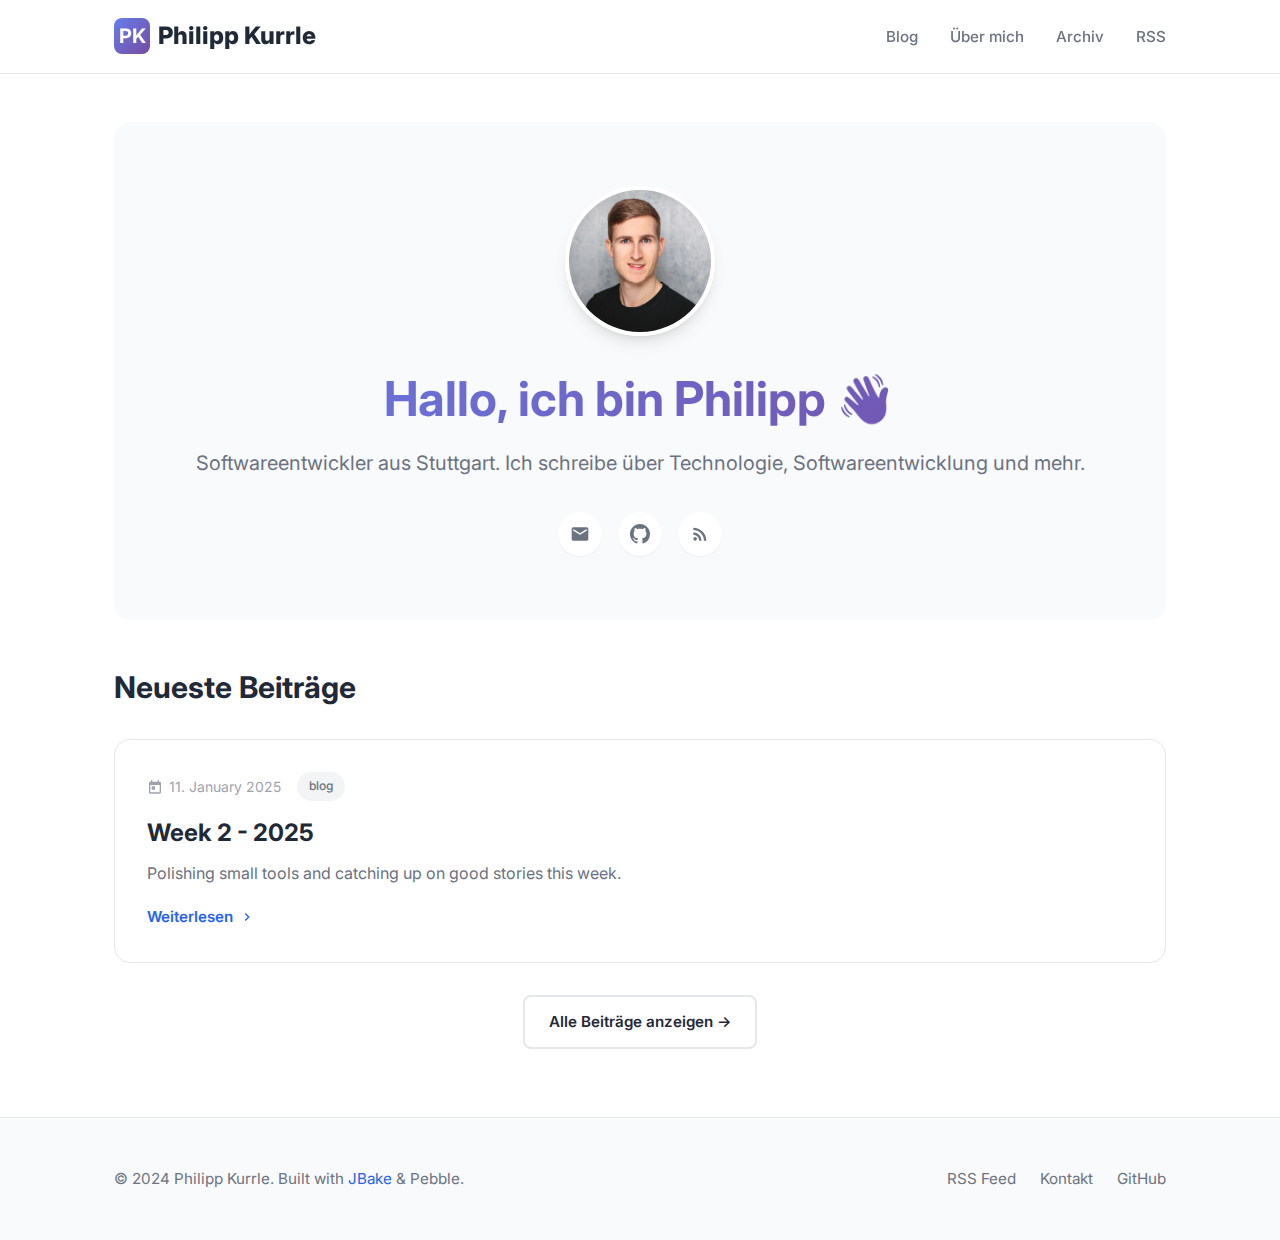
<file: output/index.html>
<!DOCTYPE html>
<html lang="de">
<head>
  <meta charset="utf-8">
  <meta name="viewport" content="width=device-width, initial-scale=1.0">
  <title>Philipp Kurrle</title>
  <meta name="description" content="Personal Blog von Philipp Kurrle - Softwareentwickler aus Stuttgart">
  <meta name="author" content="Philipp Kurrle">
  <meta name="generator" content="JBake">
  
  <!-- Fonts -->
  <link rel="preconnect" href="https://fonts.googleapis.com">
  <link rel="preconnect" href="https://fonts.gstatic.com" crossorigin>
  <link href="https://fonts.googleapis.com/css2?family=Inter:wght@400;500;600;700;800&family=Fira+Code:wght@400;500&display=swap" rel="stylesheet">
  
  <!-- Styles -->
  <link href="css/modern.css" rel="stylesheet">
  
  <!-- Favicon -->
  <link rel="shortcut icon" href="favicon.ico">
  
  <!-- RSS Feed -->
  <link rel="alternate" type="application/rss+xml" title="RSS Feed" href="feed.xml">
</head>
<body>
  <!-- Navigation -->
  <nav class="navbar">
    <div class="container">
      <a href="index.html" class="navbar-brand">
        <span class="logo-icon">PK</span>
        Philipp Kurrle
      </a>
      
      <button class="menu-toggle" onclick="toggleMenu()" aria-label="Toggle menu">
        <span></span>
        <span></span>
        <span></span>
      </button>
      
      <ul class="nav-links" id="navLinks">
        <li><a href="index.html">Blog</a></li>
        <li><a href="about.html">Über mich</a></li>
        <li><a href="archive.html">Archiv</a></li>
        <li><a href="feed.xml">RSS</a></li>
      </ul>
    </div>
  </nav>

  <main>
    <div class="container">
      <!-- Hero Section -->
      <section class="hero">
        <img src="about/philipp.jpg" alt="Philipp Kurrle" class="hero-image">
        <h1>Hallo, ich bin Philipp 👋</h1>
        <p class="subtitle">Softwareentwickler aus Stuttgart. Ich schreibe über Technologie, Softwareentwicklung und mehr.</p>
        <div class="social-links">
          <a href="mailto:philippk@mailbox.org" title="Email">
            <svg width="20" height="20" fill="currentColor" viewBox="0 0 24 24"><path d="M20 4H4c-1.1 0-2 .9-2 2v12c0 1.1.9 2 2 2h16c1.1 0 2-.9 2-2V6c0-1.1-.9-2-2-2zm0 4l-8 5-8-5V6l8 5 8-5v2z"/></svg>
          </a>
          <a href="https://github.com/philippkurrle" target="_blank" rel="noopener" title="GitHub">
            <svg width="20" height="20" fill="currentColor" viewBox="0 0 24 24"><path d="M12 0C5.37 0 0 5.37 0 12c0 5.31 3.435 9.795 8.205 11.385.6.105.825-.255.825-.57 0-.285-.015-1.23-.015-2.235-3.015.555-3.795-.735-4.035-1.41-.135-.345-.72-1.41-1.23-1.695-.42-.225-1.02-.78-.015-.795.945-.015 1.62.87 1.845 1.23 1.08 1.815 2.805 1.305 3.495.99.105-.78.42-1.305.765-1.605-2.67-.3-5.46-1.335-5.46-5.925 0-1.305.465-2.385 1.23-3.225-.12-.3-.54-1.53.12-3.18 0 0 1.005-.315 3.3 1.23.96-.27 1.98-.405 3-.405s2.04.135 3 .405c2.295-1.56 3.3-1.23 3.3-1.23.66 1.65.24 2.88.12 3.18.765.84 1.23 1.905 1.23 3.225 0 4.605-2.805 5.625-5.475 5.925.435.375.81 1.095.81 2.22 0 1.605-.015 2.895-.015 3.3 0 .315.225.69.825.57A12.02 12.02 0 0024 12c0-6.63-5.37-12-12-12z"/></svg>
          </a>
          <a href="feed.xml" title="RSS Feed">
            <svg width="20" height="20" fill="currentColor" viewBox="0 0 24 24"><path d="M6.18 15.64a2.18 2.18 0 0 1 2.18 2.18C8.36 19 7.38 20 6.18 20C5 20 4 19 4 17.82a2.18 2.18 0 0 1 2.18-2.18M4 4.44A15.56 15.56 0 0 1 19.56 20h-2.83A12.73 12.73 0 0 0 4 7.27V4.44m0 5.66a9.9 9.9 0 0 1 9.9 9.9h-2.83A7.07 7.07 0 0 0 4 12.93V10.1z"/></svg>
          </a>
        </div>
      </section>

      <!-- Blog Posts -->
      <section>
        <h2 class="mb-4">Neueste Beiträge</h2>
        <div class="posts-grid">
                                    <article class="post-card">
                <div class="post-meta">
                  <span class="post-date">
                    <svg width="16" height="16" fill="currentColor" viewBox="0 0 24 24"><path d="M19 4h-1V2h-2v2H8V2H6v2H5c-1.11 0-2 .9-2 2v14c0 1.1.89 2 2 2h14c1.1 0 2-.9 2-2V6c0-1.1-.9-2-2-2zm0 16H5V9h14v11zM7 11h5v5H7z"/></svg>
                    11. January 2025                  </span>
                                      <div class="post-tags">
                                              <span class="tag">blog</span>
                                          </div>
                                  </div>
                <h2><a href="blog/2025/KW2.html">Week 2 - 2025</a></h2>
                                  <p class="post-excerpt">Polishing small tools and catching up on good stories this week.</p>
                                <a href="blog/2025/KW2.html" class="read-more">
                  Weiterlesen 
                  <svg width="16" height="16" fill="currentColor" viewBox="0 0 24 24"><path d="M8.59 16.59L13.17 12 8.59 7.41 10 6l6 6-6 6-1.41-1.41z"/></svg>
                </a>
              </article>
                              </div>
      </section>

      <p class="text-center mt-4">
        <a href="archive.html" class="btn btn-outline">Alle Beiträge anzeigen →</a>
      </p>
    </div>

  </main>

  <!-- Footer -->
  <footer>
    <div class="container">
      <div class="footer-content">
        <p>&copy; 2024 Philipp Kurrle. Built with <a href="http://jbake.org">JBake</a> &amp; Pebble.</p>
        <div class="footer-links">
          <a href="feed.xml">RSS Feed</a>
          <a href="mailto:philippk@mailbox.org">Kontakt</a>
          <a href="https://github.com/philippkurrle" target="_blank" rel="noopener">GitHub</a>
        </div>
      </div>
    </div>
  </footer>

  <!-- Mobile Menu Script -->
  <script>
    function toggleMenu() {
      document.getElementById('navLinks').classList.toggle('active');
    }
  </script>
</body>
</html>
  </body>
</html>
</file>
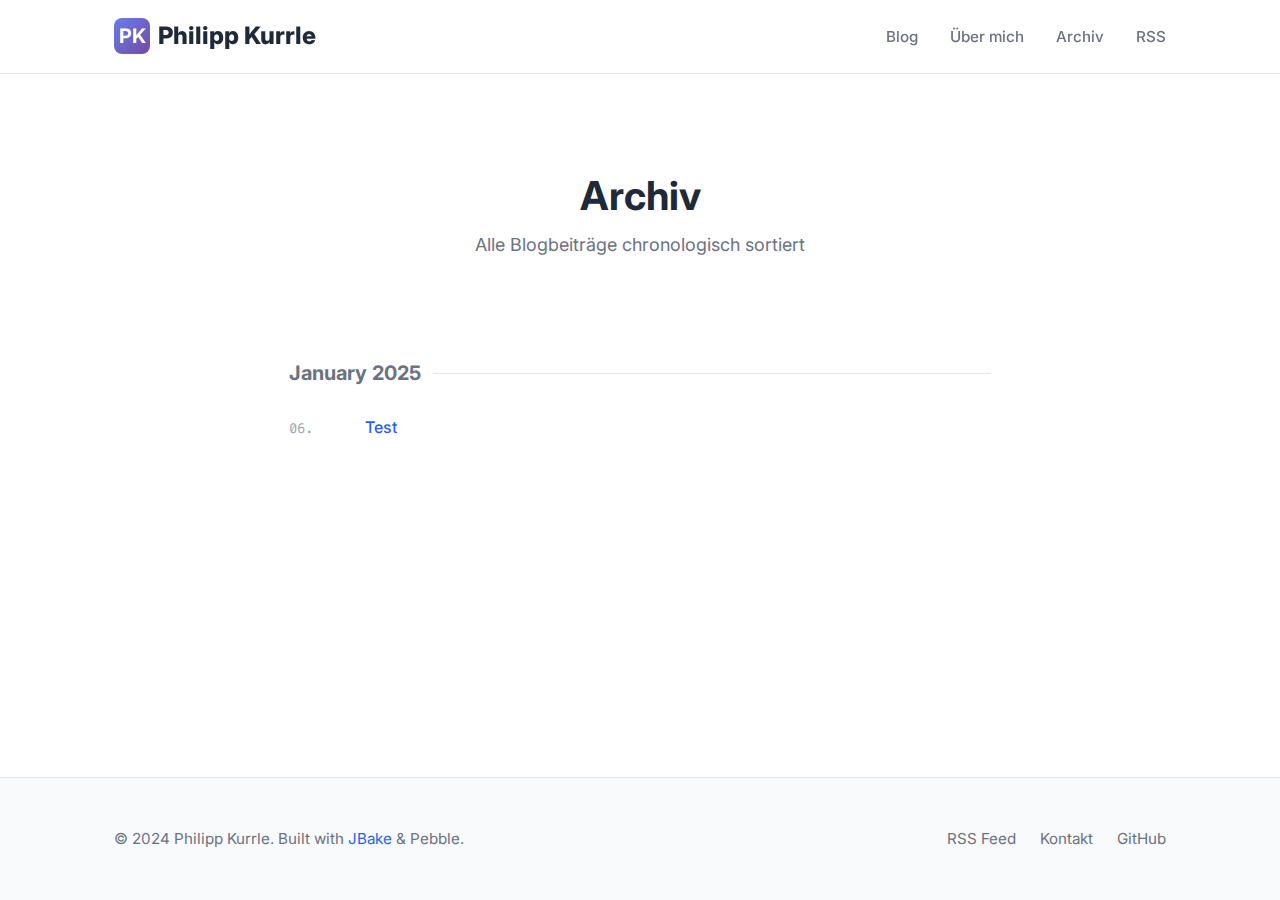
<file: output/archive.html>
<!DOCTYPE html>
<html lang="de">
<head>
  <meta charset="utf-8">
  <meta name="viewport" content="width=device-width, initial-scale=1.0">
  <title>Philipp Kurrle</title>
  <meta name="description" content="Personal Blog von Philipp Kurrle - Softwareentwickler aus Stuttgart">
  <meta name="author" content="Philipp Kurrle">
  <meta name="generator" content="JBake">
  
  <!-- Fonts -->
  <link rel="preconnect" href="https://fonts.googleapis.com">
  <link rel="preconnect" href="https://fonts.gstatic.com" crossorigin>
  <link href="https://fonts.googleapis.com/css2?family=Inter:wght@400;500;600;700;800&family=Fira+Code:wght@400;500&display=swap" rel="stylesheet">
  
  <!-- Styles -->
  <link href="css/modern.css" rel="stylesheet">
  
  <!-- Favicon -->
  <link rel="shortcut icon" href="favicon.ico">
  
  <!-- RSS Feed -->
  <link rel="alternate" type="application/rss+xml" title="RSS Feed" href="feed.xml">
</head>
<body>
  <!-- Navigation -->
  <nav class="navbar">
    <div class="container">
      <a href="index.html" class="navbar-brand">
        <span class="logo-icon">PK</span>
        Philipp Kurrle
      </a>
      
      <button class="menu-toggle" onclick="toggleMenu()" aria-label="Toggle menu">
        <span></span>
        <span></span>
        <span></span>
      </button>
      
      <ul class="nav-links" id="navLinks">
        <li><a href="index.html">Blog</a></li>
        <li><a href="about.html">Über mich</a></li>
        <li><a href="archive.html">Archiv</a></li>
        <li><a href="feed.xml">RSS</a></li>
      </ul>
    </div>
  </nav>

  <main>
    <div class="container-narrow">
      <header class="page-header">
        <h1>Archiv</h1>
        <p class="description">Alle Blogbeiträge chronologisch sortiert</p>
      </header>

                            
                            <section class="archive-section">
            <h2>January 2025</h2>
            <ul class="archive-list">
                
        <li>
          <span class="date">06.</span>
          <a href="blog/2013/second-post.html">Test</a>
        </li>
        
                    
                  </ul>
          </section>
          </div>

  </main>

  <!-- Footer -->
  <footer>
    <div class="container">
      <div class="footer-content">
        <p>&copy; 2024 Philipp Kurrle. Built with <a href="http://jbake.org">JBake</a> &amp; Pebble.</p>
        <div class="footer-links">
          <a href="feed.xml">RSS Feed</a>
          <a href="mailto:philippk@mailbox.org">Kontakt</a>
          <a href="https://github.com/philippkurrle" target="_blank" rel="noopener">GitHub</a>
        </div>
      </div>
    </div>
  </footer>

  <!-- Mobile Menu Script -->
  <script>
    function toggleMenu() {
      document.getElementById('navLinks').classList.toggle('active');
    }
  </script>
</body>
</html>
  </body>
</html>
</file>
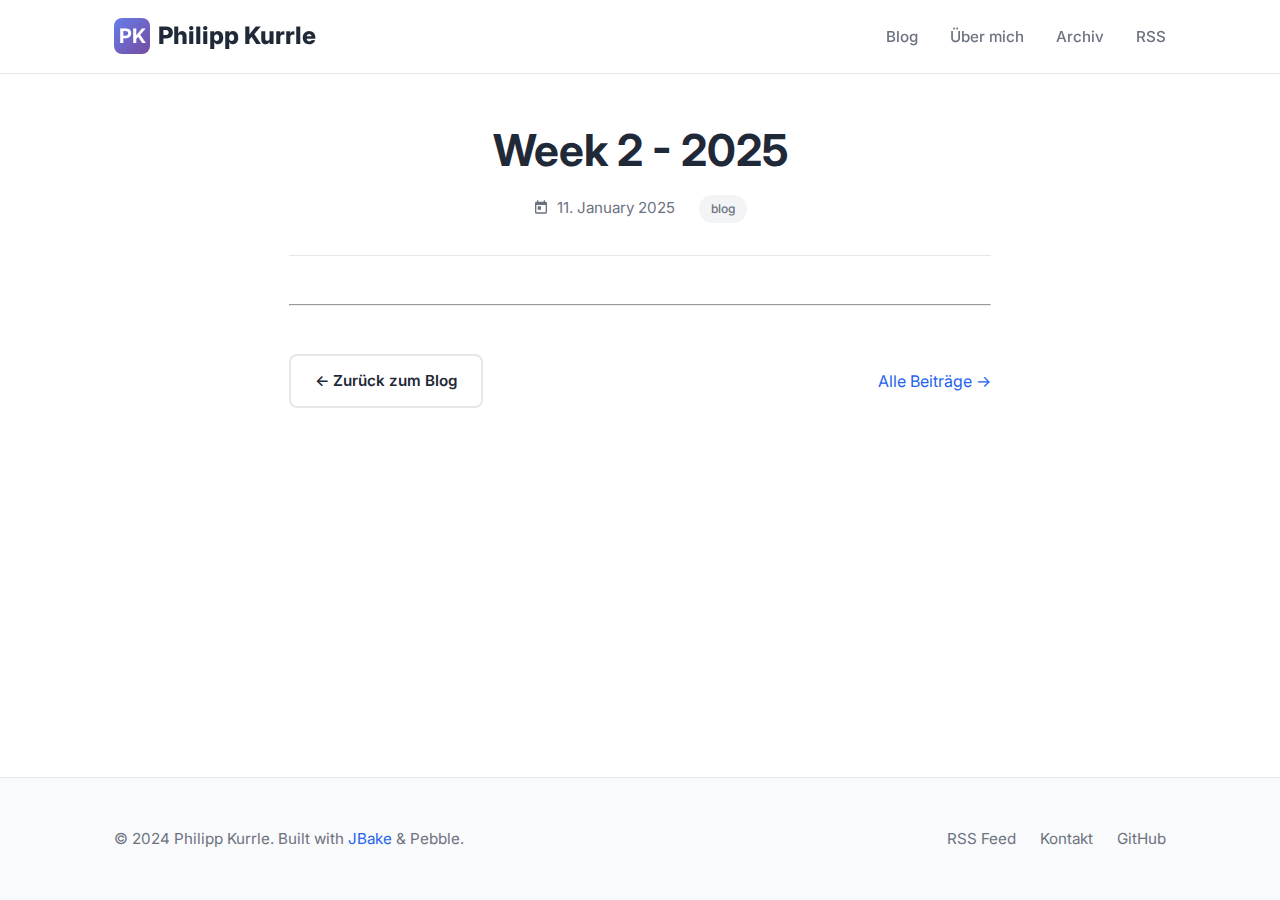
<file: output/drafts/KW3.html>
<!DOCTYPE html>
<html lang="de">
<head>
  <meta charset="utf-8">
  <meta name="viewport" content="width=device-width, initial-scale=1.0">
  <title>Week 2 - 2025</title>
  <meta name="description" content="Personal Blog von Philipp Kurrle - Softwareentwickler aus Stuttgart">
  <meta name="author" content="Philipp Kurrle">
  <meta name="generator" content="JBake">
  
  <!-- Fonts -->
  <link rel="preconnect" href="https://fonts.googleapis.com">
  <link rel="preconnect" href="https://fonts.gstatic.com" crossorigin>
  <link href="https://fonts.googleapis.com/css2?family=Inter:wght@400;500;600;700;800&family=Fira+Code:wght@400;500&display=swap" rel="stylesheet">
  
  <!-- Styles -->
  <link href="../css/modern.css" rel="stylesheet">
  
  <!-- Favicon -->
  <link rel="shortcut icon" href="../favicon.ico">
  
  <!-- RSS Feed -->
  <link rel="alternate" type="application/rss+xml" title="RSS Feed" href="../feed.xml">
</head>
<body>
  <!-- Navigation -->
  <nav class="navbar">
    <div class="container">
      <a href="../index.html" class="navbar-brand">
        <span class="logo-icon">PK</span>
        Philipp Kurrle
      </a>
      
      <button class="menu-toggle" onclick="toggleMenu()" aria-label="Toggle menu">
        <span></span>
        <span></span>
        <span></span>
      </button>
      
      <ul class="nav-links" id="navLinks">
        <li><a href="../index.html">Blog</a></li>
        <li><a href="../about.html">Über mich</a></li>
        <li><a href="../archive.html">Archiv</a></li>
        <li><a href="../feed.xml">RSS</a></li>
      </ul>
    </div>
  </nav>

  <main>
    <article class="container-narrow">
      <!-- Post Header -->
      <header class="post-header">
        <h1>Week 2 - 2025</h1>
        <div class="post-meta">
          <span>
            <svg width="16" height="16" fill="currentColor" viewBox="0 0 24 24" style="vertical-align: -2px; margin-right: 4px;"><path d="M19 4h-1V2h-2v2H8V2H6v2H5c-1.11 0-2 .9-2 2v14c0 1.1.89 2 2 2h14c1.1 0 2-.9 2-2V6c0-1.1-.9-2-2-2zm0 16H5V9h14v11zM7 11h5v5H7z"/></svg>
            11. January 2025          </span>
                      <span>
                              <span class="tag">blog</span>
                          </span>
                  </div>
      </header>

      <!-- Post Content -->
      <div class="post-content">
              </div>

      <!-- Post Footer -->
      <hr style="margin: 3rem 0;">
      
      <div style="display: flex; justify-content: space-between; align-items: center;">
        <a href="../index.html" class="btn btn-outline">
          ← Zurück zum Blog
        </a>
        <a href="../archive.html">
          Alle Beiträge →
        </a>
      </div>
    </article>

  </main>

  <!-- Footer -->
  <footer>
    <div class="container">
      <div class="footer-content">
        <p>&copy; 2024 Philipp Kurrle. Built with <a href="http://jbake.org">JBake</a> &amp; Pebble.</p>
        <div class="footer-links">
          <a href="../feed.xml">RSS Feed</a>
          <a href="mailto:philippk@mailbox.org">Kontakt</a>
          <a href="https://github.com/philippkurrle" target="_blank" rel="noopener">GitHub</a>
        </div>
      </div>
    </div>
  </footer>

  <!-- Mobile Menu Script -->
  <script>
    function toggleMenu() {
      document.getElementById('navLinks').classList.toggle('active');
    }
  </script>
</body>
</html>
  </body>
</html>
</file>
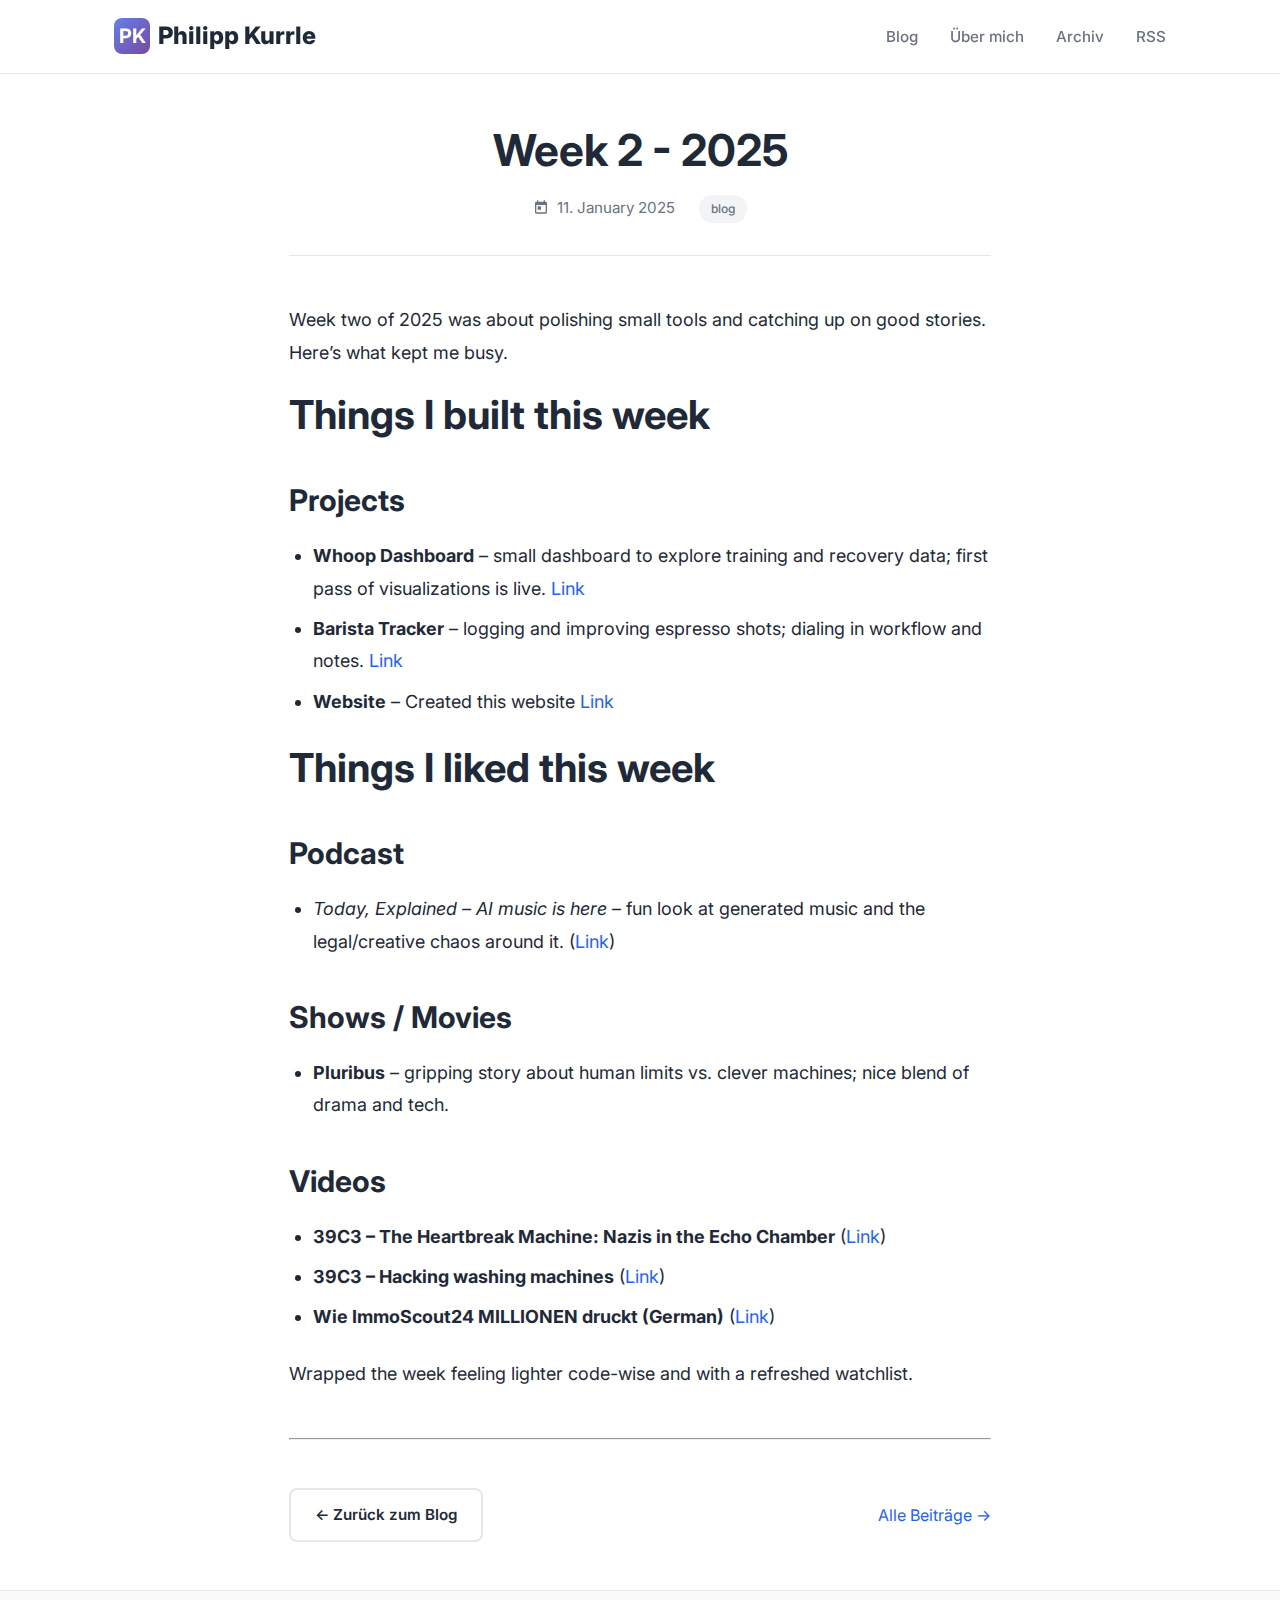
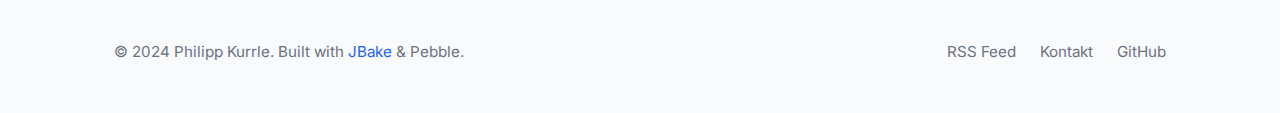
<file: output/blog/2025/KW2.html>
<!DOCTYPE html>
<html lang="de">
<head>
  <meta charset="utf-8">
  <meta name="viewport" content="width=device-width, initial-scale=1.0">
  <title>Week 2 - 2025</title>
  <meta name="description" content="Personal Blog von Philipp Kurrle - Softwareentwickler aus Stuttgart">
  <meta name="author" content="Philipp Kurrle">
  <meta name="generator" content="JBake">
  
  <!-- Fonts -->
  <link rel="preconnect" href="https://fonts.googleapis.com">
  <link rel="preconnect" href="https://fonts.gstatic.com" crossorigin>
  <link href="https://fonts.googleapis.com/css2?family=Inter:wght@400;500;600;700;800&family=Fira+Code:wght@400;500&display=swap" rel="stylesheet">
  
  <!-- Styles -->
  <link href="../../css/modern.css" rel="stylesheet">
  
  <!-- Favicon -->
  <link rel="shortcut icon" href="../../favicon.ico">
  
  <!-- RSS Feed -->
  <link rel="alternate" type="application/rss+xml" title="RSS Feed" href="../../feed.xml">
</head>
<body>
  <!-- Navigation -->
  <nav class="navbar">
    <div class="container">
      <a href="../../index.html" class="navbar-brand">
        <span class="logo-icon">PK</span>
        Philipp Kurrle
      </a>
      
      <button class="menu-toggle" onclick="toggleMenu()" aria-label="Toggle menu">
        <span></span>
        <span></span>
        <span></span>
      </button>
      
      <ul class="nav-links" id="navLinks">
        <li><a href="../../index.html">Blog</a></li>
        <li><a href="../../about.html">Über mich</a></li>
        <li><a href="../../archive.html">Archiv</a></li>
        <li><a href="../../feed.xml">RSS</a></li>
      </ul>
    </div>
  </nav>

  <main>
    <article class="container-narrow">
      <!-- Post Header -->
      <header class="post-header">
        <h1>Week 2 - 2025</h1>
        <div class="post-meta">
          <span>
            <svg width="16" height="16" fill="currentColor" viewBox="0 0 24 24" style="vertical-align: -2px; margin-right: 4px;"><path d="M19 4h-1V2h-2v2H8V2H6v2H5c-1.11 0-2 .9-2 2v14c0 1.1.89 2 2 2h14c1.1 0 2-.9 2-2V6c0-1.1-.9-2-2-2zm0 16H5V9h14v11zM7 11h5v5H7z"/></svg>
            11. January 2025          </span>
                      <span>
                              <span class="tag">blog</span>
                          </span>
                  </div>
      </header>

      <!-- Post Content -->
      <div class="post-content">
        <p>Week two of 2025 was about polishing small tools and catching up on good stories. Here’s what kept me busy.</p>
<h1>Things I built this week</h1>
<h2>Projects</h2>
<ul>
<li><strong>Whoop Dashboard</strong> – small dashboard to explore training and recovery data; first pass of visualizations is live. <a href="https://github.com/Philipp0205/whoop-dashboard">Link</a></li>
<li><strong>Barista Tracker</strong> – logging and improving espresso shots; dialing in workflow and notes. <a href="https://github.com/Philipp0205/barista-tracker">Link</a></li>
<li><strong>Website</strong> – Created this website <a href="https://github.com/Philipp0205/website">Link</a></li>
</ul>
<h1>Things I liked this week</h1>
<h2>Podcast</h2>
<ul>
<li><em>Today, Explained – AI music is here</em> – fun look at generated music and the legal/creative chaos around it. (<a href="https://pca.st/9al4drz9">Link</a>)</li>
</ul>
<h2>Shows / Movies</h2>
<ul>
<li><strong>Pluribus</strong> – gripping story about human limits vs. clever machines; nice blend of drama and tech.</li>
</ul>
<h2>Videos</h2>
<ul>
<li><strong>39C3 – The Heartbreak Machine: Nazis in the Echo Chamber</strong> (<a href="https://www.youtube.com/watch?v=Szdz_R-LKNY">Link</a>)</li>
<li><strong>39C3 – Hacking washing machines</strong> (<a href="https://www.youtube.com/watch?v=Q1S-PVo3GlA">Link</a>)</li>
<li><strong>Wie ImmoScout24 MILLIONEN druckt (German)</strong> (<a href="https://www.youtube.com/watch?v=igsXqkXVLPU&amp;t=692s">Link</a>)</li>
</ul>
<p>Wrapped the week feeling lighter code-wise and with a refreshed watchlist.</p>
      </div>

      <!-- Post Footer -->
      <hr style="margin: 3rem 0;">
      
      <div style="display: flex; justify-content: space-between; align-items: center;">
        <a href="../../index.html" class="btn btn-outline">
          ← Zurück zum Blog
        </a>
        <a href="../../archive.html">
          Alle Beiträge →
        </a>
      </div>
    </article>

  </main>

  <!-- Footer -->
  <footer>
    <div class="container">
      <div class="footer-content">
        <p>&copy; 2024 Philipp Kurrle. Built with <a href="http://jbake.org">JBake</a> &amp; Pebble.</p>
        <div class="footer-links">
          <a href="../../feed.xml">RSS Feed</a>
          <a href="mailto:philippk@mailbox.org">Kontakt</a>
          <a href="https://github.com/philippkurrle" target="_blank" rel="noopener">GitHub</a>
        </div>
      </div>
    </div>
  </footer>

  <!-- Mobile Menu Script -->
  <script>
    function toggleMenu() {
      document.getElementById('navLinks').classList.toggle('active');
    }
  </script>
</body>
</html>
  </body>
</html>
</file>
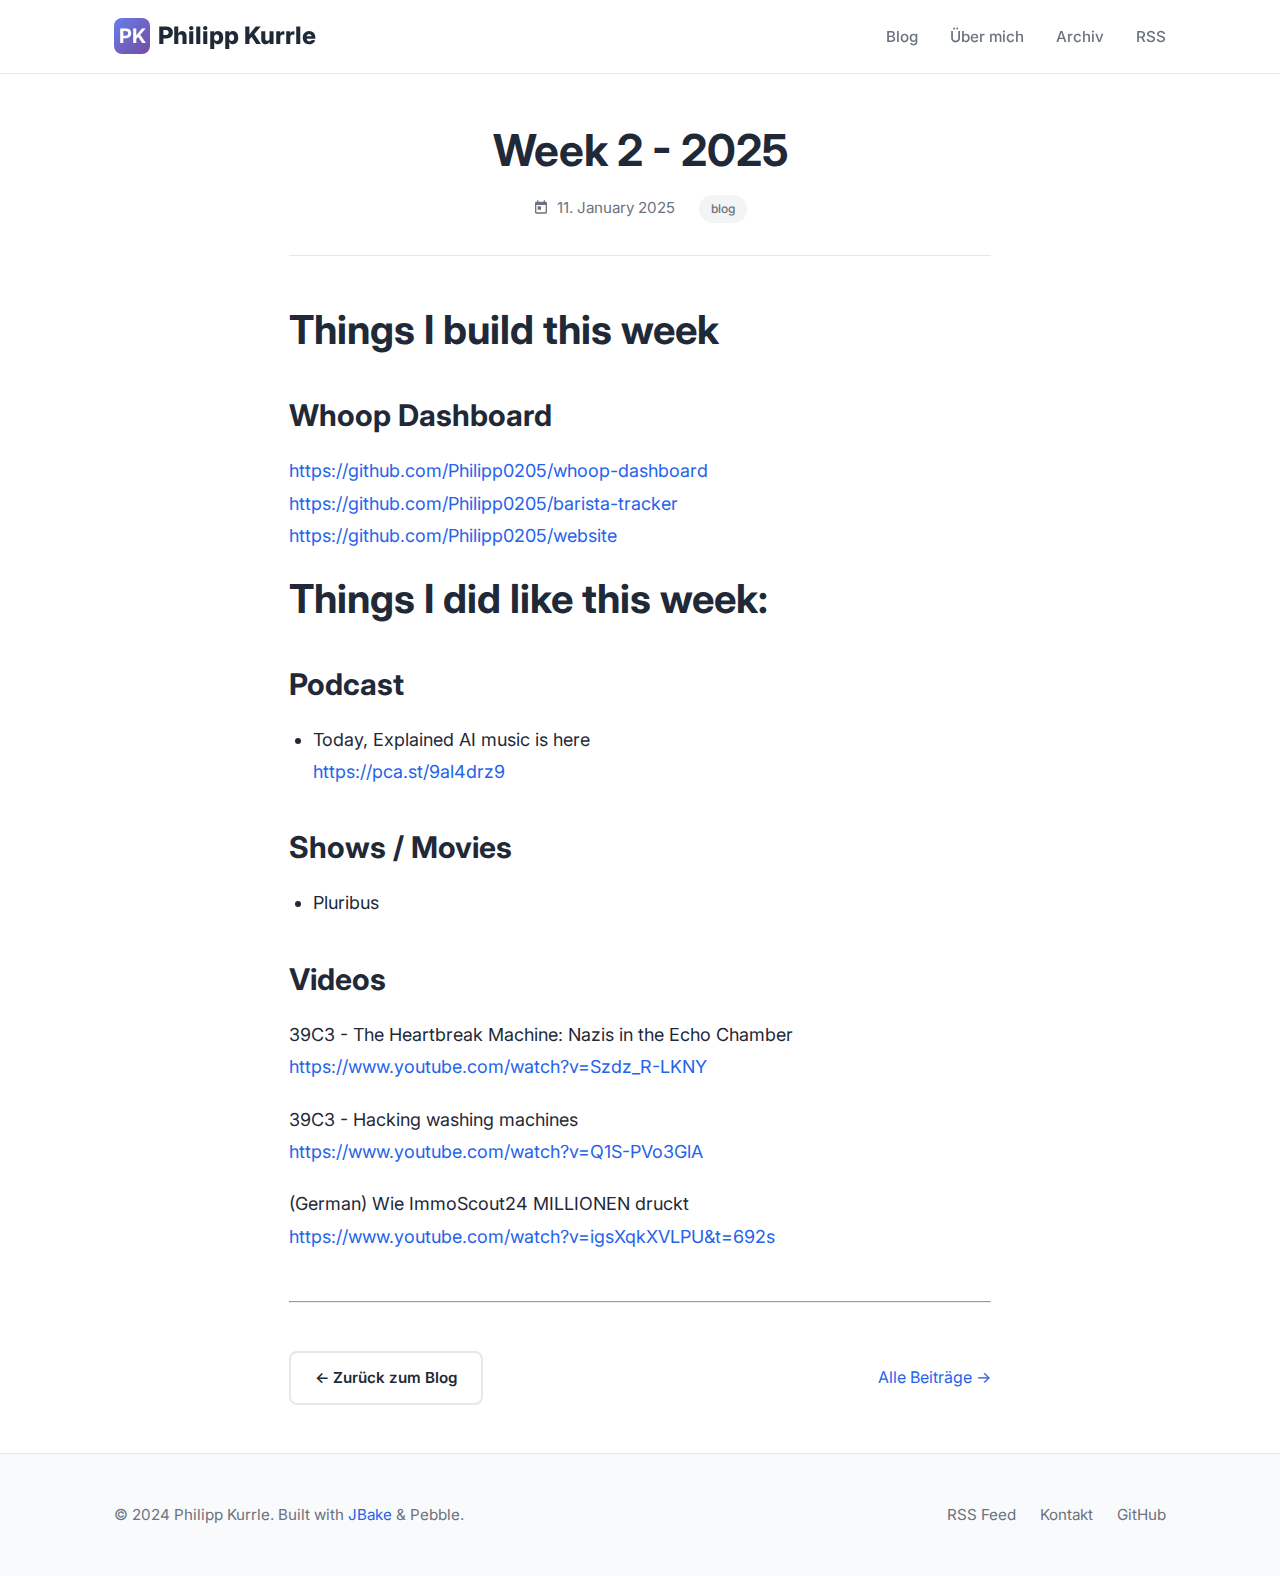
<file: output/blog/2025/KW3.html>
<!DOCTYPE html>
<html lang="de">
<head>
  <meta charset="utf-8">
  <meta name="viewport" content="width=device-width, initial-scale=1.0">
  <title>Week 2 - 2025</title>
  <meta name="description" content="Personal Blog von Philipp Kurrle - Softwareentwickler aus Stuttgart">
  <meta name="author" content="Philipp Kurrle">
  <meta name="generator" content="JBake">
  
  <!-- Fonts -->
  <link rel="preconnect" href="https://fonts.googleapis.com">
  <link rel="preconnect" href="https://fonts.gstatic.com" crossorigin>
  <link href="https://fonts.googleapis.com/css2?family=Inter:wght@400;500;600;700;800&family=Fira+Code:wght@400;500&display=swap" rel="stylesheet">
  
  <!-- Styles -->
  <link href="../../css/modern.css" rel="stylesheet">
  
  <!-- Favicon -->
  <link rel="shortcut icon" href="../../favicon.ico">
  
  <!-- RSS Feed -->
  <link rel="alternate" type="application/rss+xml" title="RSS Feed" href="../../feed.xml">
</head>
<body>
  <!-- Navigation -->
  <nav class="navbar">
    <div class="container">
      <a href="../../index.html" class="navbar-brand">
        <span class="logo-icon">PK</span>
        Philipp Kurrle
      </a>
      
      <button class="menu-toggle" onclick="toggleMenu()" aria-label="Toggle menu">
        <span></span>
        <span></span>
        <span></span>
      </button>
      
      <ul class="nav-links" id="navLinks">
        <li><a href="../../index.html">Blog</a></li>
        <li><a href="../../about.html">Über mich</a></li>
        <li><a href="../../archive.html">Archiv</a></li>
        <li><a href="../../feed.xml">RSS</a></li>
      </ul>
    </div>
  </nav>

  <main>
    <article class="container-narrow">
      <!-- Post Header -->
      <header class="post-header">
        <h1>Week 2 - 2025</h1>
        <div class="post-meta">
          <span>
            <svg width="16" height="16" fill="currentColor" viewBox="0 0 24 24" style="vertical-align: -2px; margin-right: 4px;"><path d="M19 4h-1V2h-2v2H8V2H6v2H5c-1.11 0-2 .9-2 2v14c0 1.1.89 2 2 2h14c1.1 0 2-.9 2-2V6c0-1.1-.9-2-2-2zm0 16H5V9h14v11zM7 11h5v5H7z"/></svg>
            11. January 2025          </span>
                      <span>
                              <span class="tag">blog</span>
                          </span>
                  </div>
      </header>

      <!-- Post Content -->
      <div class="post-content">
        <h1>Things I build this week</h1>
<h2>Whoop Dashboard</h2>
<p><a href="https://github.com/Philipp0205/whoop-dashboard">https://github.com/Philipp0205/whoop-dashboard</a><br />
<a href="https://github.com/Philipp0205/barista-tracker">https://github.com/Philipp0205/barista-tracker</a><br />
<a href="https://github.com/Philipp0205/website">https://github.com/Philipp0205/website</a></p>
<h1>Things I did like this week:</h1>
<h2>Podcast</h2>
<ul>
<li>Today, Explained AI music is here<br />
<a href="https://pca.st/9al4drz9">https://pca.st/9al4drz9</a></li>
</ul>
<h2>Shows / Movies</h2>
<ul>
<li>Pluribus</li>
</ul>
<h2>Videos</h2>
<p>39C3 - The Heartbreak Machine: Nazis in the Echo Chamber<br />
<a href="https://www.youtube.com/watch?v=Szdz_R-LKNY">https://www.youtube.com/watch?v=Szdz_R-LKNY</a></p>
<p>39C3 - Hacking washing machines<br />
<a href="https://www.youtube.com/watch?v=Q1S-PVo3GlA">https://www.youtube.com/watch?v=Q1S-PVo3GlA</a></p>
<p>(German) Wie ImmoScout24 MILLIONEN druckt<br />
<a href="https://www.youtube.com/watch?v=igsXqkXVLPU&amp;t=692s">https://www.youtube.com/watch?v=igsXqkXVLPU&amp;t=692s</a></p>
      </div>

      <!-- Post Footer -->
      <hr style="margin: 3rem 0;">
      
      <div style="display: flex; justify-content: space-between; align-items: center;">
        <a href="../../index.html" class="btn btn-outline">
          ← Zurück zum Blog
        </a>
        <a href="../../archive.html">
          Alle Beiträge →
        </a>
      </div>
    </article>

  </main>

  <!-- Footer -->
  <footer>
    <div class="container">
      <div class="footer-content">
        <p>&copy; 2024 Philipp Kurrle. Built with <a href="http://jbake.org">JBake</a> &amp; Pebble.</p>
        <div class="footer-links">
          <a href="../../feed.xml">RSS Feed</a>
          <a href="mailto:philippk@mailbox.org">Kontakt</a>
          <a href="https://github.com/philippkurrle" target="_blank" rel="noopener">GitHub</a>
        </div>
      </div>
    </div>
  </footer>

  <!-- Mobile Menu Script -->
  <script>
    function toggleMenu() {
      document.getElementById('navLinks').classList.toggle('active');
    }
  </script>
</body>
</html>
  </body>
</html>
</file>
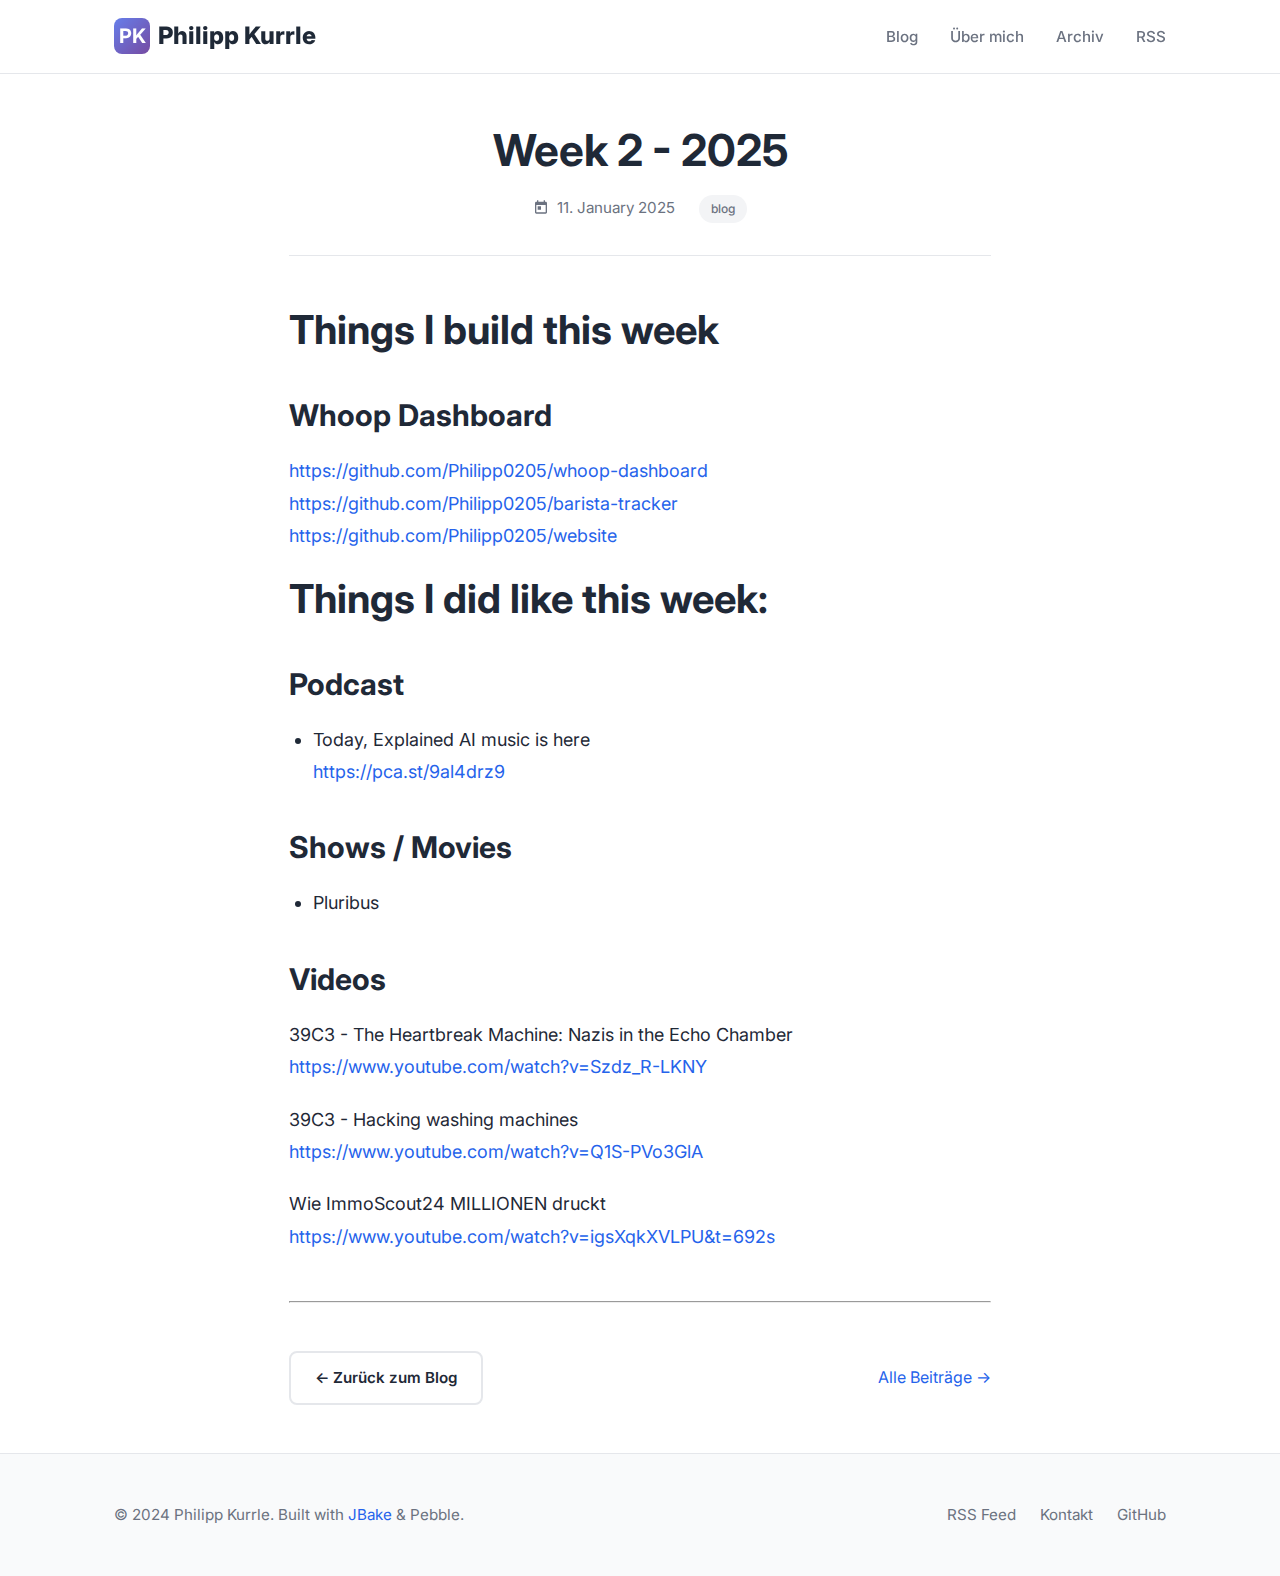
<file: output/blog/2025/second-post.html>
<!DOCTYPE html>
<html lang="de">
<head>
  <meta charset="utf-8">
  <meta name="viewport" content="width=device-width, initial-scale=1.0">
  <title>Week 2 - 2025</title>
  <meta name="description" content="Personal Blog von Philipp Kurrle - Softwareentwickler aus Stuttgart">
  <meta name="author" content="Philipp Kurrle">
  <meta name="generator" content="JBake">
  
  <!-- Fonts -->
  <link rel="preconnect" href="https://fonts.googleapis.com">
  <link rel="preconnect" href="https://fonts.gstatic.com" crossorigin>
  <link href="https://fonts.googleapis.com/css2?family=Inter:wght@400;500;600;700;800&family=Fira+Code:wght@400;500&display=swap" rel="stylesheet">
  
  <!-- Styles -->
  <link href="../../css/modern.css" rel="stylesheet">
  
  <!-- Favicon -->
  <link rel="shortcut icon" href="../../favicon.ico">
  
  <!-- RSS Feed -->
  <link rel="alternate" type="application/rss+xml" title="RSS Feed" href="../../feed.xml">
</head>
<body>
  <!-- Navigation -->
  <nav class="navbar">
    <div class="container">
      <a href="../../index.html" class="navbar-brand">
        <span class="logo-icon">PK</span>
        Philipp Kurrle
      </a>
      
      <button class="menu-toggle" onclick="toggleMenu()" aria-label="Toggle menu">
        <span></span>
        <span></span>
        <span></span>
      </button>
      
      <ul class="nav-links" id="navLinks">
        <li><a href="../../index.html">Blog</a></li>
        <li><a href="../../about.html">Über mich</a></li>
        <li><a href="../../archive.html">Archiv</a></li>
        <li><a href="../../feed.xml">RSS</a></li>
      </ul>
    </div>
  </nav>

  <main>
    <article class="container-narrow">
      <!-- Post Header -->
      <header class="post-header">
        <h1>Week 2 - 2025</h1>
        <div class="post-meta">
          <span>
            <svg width="16" height="16" fill="currentColor" viewBox="0 0 24 24" style="vertical-align: -2px; margin-right: 4px;"><path d="M19 4h-1V2h-2v2H8V2H6v2H5c-1.11 0-2 .9-2 2v14c0 1.1.89 2 2 2h14c1.1 0 2-.9 2-2V6c0-1.1-.9-2-2-2zm0 16H5V9h14v11zM7 11h5v5H7z"/></svg>
            11. January 2025          </span>
                      <span>
                              <span class="tag">blog</span>
                          </span>
                  </div>
      </header>

      <!-- Post Content -->
      <div class="post-content">
        <h1>Things I build this week</h1>
<h2>Whoop Dashboard</h2>
<p><a href="https://github.com/Philipp0205/whoop-dashboard">https://github.com/Philipp0205/whoop-dashboard</a><br />
<a href="https://github.com/Philipp0205/barista-tracker">https://github.com/Philipp0205/barista-tracker</a><br />
<a href="https://github.com/Philipp0205/website">https://github.com/Philipp0205/website</a></p>
<h1>Things I did like this week:</h1>
<h2>Podcast</h2>
<ul>
<li>Today, Explained AI music is here<br />
<a href="https://pca.st/9al4drz9">https://pca.st/9al4drz9</a></li>
</ul>
<h2>Shows / Movies</h2>
<ul>
<li>Pluribus</li>
</ul>
<h2>Videos</h2>
<p>39C3 - The Heartbreak Machine: Nazis in the Echo Chamber<br />
<a href="https://www.youtube.com/watch?v=Szdz_R-LKNY">https://www.youtube.com/watch?v=Szdz_R-LKNY</a></p>
<p>39C3 - Hacking washing machines<br />
<a href="https://www.youtube.com/watch?v=Q1S-PVo3GlA">https://www.youtube.com/watch?v=Q1S-PVo3GlA</a></p>
<p>Wie ImmoScout24 MILLIONEN druckt<br />
<a href="https://www.youtube.com/watch?v=igsXqkXVLPU&amp;t=692s">https://www.youtube.com/watch?v=igsXqkXVLPU&amp;t=692s</a></p>
      </div>

      <!-- Post Footer -->
      <hr style="margin: 3rem 0;">
      
      <div style="display: flex; justify-content: space-between; align-items: center;">
        <a href="../../index.html" class="btn btn-outline">
          ← Zurück zum Blog
        </a>
        <a href="../../archive.html">
          Alle Beiträge →
        </a>
      </div>
    </article>

  </main>

  <!-- Footer -->
  <footer>
    <div class="container">
      <div class="footer-content">
        <p>&copy; 2024 Philipp Kurrle. Built with <a href="http://jbake.org">JBake</a> &amp; Pebble.</p>
        <div class="footer-links">
          <a href="../../feed.xml">RSS Feed</a>
          <a href="mailto:philippk@mailbox.org">Kontakt</a>
          <a href="https://github.com/philippkurrle" target="_blank" rel="noopener">GitHub</a>
        </div>
      </div>
    </div>
  </footer>

  <!-- Mobile Menu Script -->
  <script>
    function toggleMenu() {
      document.getElementById('navLinks').classList.toggle('active');
    }
  </script>
</body>
</html>
  </body>
</html>
</file>
<file: output/css/modern.css>
/* Modern Personal Blog Theme
   ================================ */

/* CSS Variables for easy customization */
:root {
  --primary-color: #2563eb;
  --primary-hover: #1d4ed8;
  --text-color: #1f2937;
  --text-light: #6b7280;
  --text-lighter: #9ca3af;
  --bg-color: #ffffff;
  --bg-secondary: #f9fafb;
  --bg-tertiary: #f3f4f6;
  --border-color: #e5e7eb;
  --accent-gradient: linear-gradient(135deg, #667eea 0%, #764ba2 100%);
  --shadow-sm: 0 1px 2px 0 rgb(0 0 0 / 0.05);
  --shadow-md: 0 4px 6px -1px rgb(0 0 0 / 0.1), 0 2px 4px -2px rgb(0 0 0 / 0.1);
  --shadow-lg: 0 10px 15px -3px rgb(0 0 0 / 0.1), 0 4px 6px -4px rgb(0 0 0 / 0.1);
  --radius-sm: 0.375rem;
  --radius-md: 0.5rem;
  --radius-lg: 1rem;
  --transition: all 0.2s ease;
}

/* Reset & Base Styles */
*, *::before, *::after {
  box-sizing: border-box;
}

html {
  font-size: 16px;
  scroll-behavior: smooth;
}

body {
  font-family: 'Inter', -apple-system, BlinkMacSystemFont, 'Segoe UI', Roboto, Oxygen, Ubuntu, sans-serif;
  line-height: 1.7;
  color: var(--text-color);
  background-color: var(--bg-color);
  margin: 0;
  padding: 0;
  min-height: 100vh;
  display: flex;
  flex-direction: column;
}

/* Typography */
h1, h2, h3, h4, h5, h6 {
  font-weight: 700;
  line-height: 1.3;
  margin-top: 0;
  color: var(--text-color);
}

h1 { font-size: 2.5rem; margin-bottom: 1.5rem; }
h2 { font-size: 1.875rem; margin-bottom: 1.25rem; }
h3 { font-size: 1.5rem; margin-bottom: 1rem; }
h4 { font-size: 1.25rem; margin-bottom: 0.75rem; }

p {
  margin-top: 0;
  margin-bottom: 1.25rem;
}

a {
  color: var(--primary-color);
  text-decoration: none;
  transition: var(--transition);
}

a:hover {
  color: var(--primary-hover);
}

/* Navigation */
.navbar {
  background: var(--bg-color);
  border-bottom: 1px solid var(--border-color);
  padding: 1rem 0;
  position: sticky;
  top: 0;
  z-index: 100;
  backdrop-filter: blur(10px);
  background: rgba(255, 255, 255, 0.95);
}

.navbar .container {
  display: flex;
  justify-content: space-between;
  align-items: center;
}

.navbar-brand {
  font-size: 1.5rem;
  font-weight: 800;
  color: var(--text-color);
  text-decoration: none;
  display: flex;
  align-items: center;
  gap: 0.5rem;
}

.navbar-brand:hover {
  color: var(--primary-color);
}

.navbar-brand .logo-icon {
  width: 36px;
  height: 36px;
  background: var(--accent-gradient);
  border-radius: var(--radius-md);
  display: flex;
  align-items: center;
  justify-content: center;
  color: white;
  font-weight: 700;
  font-size: 1.25rem;
}

.nav-links {
  display: flex;
  gap: 2rem;
  list-style: none;
  margin: 0;
  padding: 0;
}

.nav-links a {
  color: var(--text-light);
  font-weight: 500;
  font-size: 0.95rem;
  padding: 0.5rem 0;
  position: relative;
}

.nav-links a::after {
  content: '';
  position: absolute;
  bottom: 0;
  left: 0;
  width: 0;
  height: 2px;
  background: var(--primary-color);
  transition: var(--transition);
}

.nav-links a:hover {
  color: var(--text-color);
}

.nav-links a:hover::after {
  width: 100%;
}

.nav-links a.active {
  color: var(--primary-color);
}

/* Mobile menu toggle */
.menu-toggle {
  display: none;
  background: none;
  border: none;
  cursor: pointer;
  padding: 0.5rem;
}

.menu-toggle span {
  display: block;
  width: 24px;
  height: 2px;
  background: var(--text-color);
  margin: 5px 0;
  transition: var(--transition);
}

/* Container */
.container {
  max-width: 1100px;
  margin: 0 auto;
  padding: 0 1.5rem;
}

.container-narrow {
  max-width: 750px;
  margin: 0 auto;
  padding: 0 1.5rem;
}

/* Main Content */
main {
  flex: 1;
  padding: 3rem 0;
}

/* Hero Section */
.hero {
  padding: 4rem 0;
  text-align: center;
  background: var(--bg-secondary);
  margin-bottom: 3rem;
  border-radius: var(--radius-lg);
}

.hero h1 {
  font-size: 3rem;
  margin-bottom: 1rem;
  background: var(--accent-gradient);
  -webkit-background-clip: text;
  -webkit-text-fill-color: transparent;
  background-clip: text;
}

.hero .subtitle {
  font-size: 1.25rem;
  color: var(--text-light);
  margin-bottom: 2rem;
}

.hero-image {
  width: 150px;
  height: 150px;
  border-radius: 50%;
  object-fit: cover;
  margin-bottom: 1.5rem;
  border: 4px solid white;
  box-shadow: var(--shadow-lg);
}

/* Social Links */
.social-links {
  display: flex;
  justify-content: center;
  gap: 1rem;
  margin-top: 1.5rem;
}

.social-links a {
  display: flex;
  align-items: center;
  justify-content: center;
  width: 44px;
  height: 44px;
  border-radius: 50%;
  background: var(--bg-color);
  color: var(--text-light);
  box-shadow: var(--shadow-sm);
  transition: var(--transition);
}

.social-links a:hover {
  color: var(--primary-color);
  transform: translateY(-2px);
  box-shadow: var(--shadow-md);
}

/* Blog Post Cards */
.posts-grid {
  display: grid;
  gap: 2rem;
}

.post-card {
  background: var(--bg-color);
  border: 1px solid var(--border-color);
  border-radius: var(--radius-lg);
  padding: 2rem;
  transition: var(--transition);
}

.post-card:hover {
  border-color: var(--primary-color);
  box-shadow: var(--shadow-md);
  transform: translateY(-2px);
}

.post-card .post-meta {
  display: flex;
  align-items: center;
  gap: 1rem;
  margin-bottom: 1rem;
  font-size: 0.875rem;
  color: var(--text-lighter);
}

.post-card .post-date {
  display: flex;
  align-items: center;
  gap: 0.375rem;
}

.post-card .post-tags {
  display: flex;
  gap: 0.5rem;
}

.post-card h2 {
  font-size: 1.5rem;
  margin-bottom: 0.75rem;
}

.post-card h2 a {
  color: var(--text-color);
}

.post-card h2 a:hover {
  color: var(--primary-color);
}

.post-card .post-excerpt {
  color: var(--text-light);
  margin-bottom: 1rem;
}

.post-card .read-more {
  display: inline-flex;
  align-items: center;
  gap: 0.375rem;
  font-weight: 600;
  font-size: 0.95rem;
}

.post-card .read-more:hover {
  gap: 0.625rem;
}

/* Tags */
.tag {
  display: inline-block;
  padding: 0.25rem 0.75rem;
  background: var(--bg-tertiary);
  color: var(--text-light);
  border-radius: 9999px;
  font-size: 0.75rem;
  font-weight: 500;
  transition: var(--transition);
}

.tag:hover {
  background: var(--primary-color);
  color: white;
}

/* Single Post */
.post-header {
  text-align: center;
  margin-bottom: 3rem;
  padding-bottom: 2rem;
  border-bottom: 1px solid var(--border-color);
}

.post-header h1 {
  font-size: 2.75rem;
  margin-bottom: 1rem;
}

.post-header .post-meta {
  display: flex;
  justify-content: center;
  gap: 1.5rem;
  color: var(--text-light);
  font-size: 0.95rem;
}

.post-content {
  font-size: 1.125rem;
  line-height: 1.8;
}

.post-content h2 {
  margin-top: 2.5rem;
}

.post-content h3 {
  margin-top: 2rem;
}

.post-content img {
  max-width: 100%;
  height: auto;
  border-radius: var(--radius-md);
  margin: 2rem 0;
}

.post-content blockquote {
  border-left: 4px solid var(--primary-color);
  padding-left: 1.5rem;
  margin: 2rem 0;
  font-style: italic;
  color: var(--text-light);
}

.post-content code {
  background: var(--bg-tertiary);
  padding: 0.2rem 0.4rem;
  border-radius: var(--radius-sm);
  font-size: 0.9em;
  font-family: 'Fira Code', 'Monaco', 'Consolas', monospace;
}

.post-content pre {
  background: #1f2937;
  color: #e5e7eb;
  padding: 1.5rem;
  border-radius: var(--radius-md);
  overflow-x: auto;
  margin: 2rem 0;
}

.post-content pre code {
  background: none;
  padding: 0;
  color: inherit;
}

.post-content ul, .post-content ol {
  padding-left: 1.5rem;
  margin-bottom: 1.5rem;
}

.post-content li {
  margin-bottom: 0.5rem;
}

/* About Page */
.about-section {
  display: grid;
  grid-template-columns: 1fr 2fr;
  gap: 3rem;
  align-items: start;
}

.about-sidebar {
  text-align: center;
}

.about-sidebar img {
  width: 200px;
  height: 200px;
  border-radius: 50%;
  object-fit: cover;
  margin-bottom: 1.5rem;
  border: 4px solid white;
  box-shadow: var(--shadow-lg);
}

.about-sidebar h2 {
  margin-bottom: 0.5rem;
}

.about-sidebar .title {
  color: var(--text-light);
  margin-bottom: 1rem;
}

.about-content h3 {
  margin-top: 2rem;
  padding-bottom: 0.5rem;
  border-bottom: 2px solid var(--border-color);
}

.about-content h3:first-child {
  margin-top: 0;
}

/* Timeline for Experience */
.timeline {
  position: relative;
  padding-left: 2rem;
}

.timeline::before {
  content: '';
  position: absolute;
  left: 0;
  top: 0;
  bottom: 0;
  width: 2px;
  background: var(--border-color);
}

.timeline-item {
  position: relative;
  padding-bottom: 2rem;
}

.timeline-item::before {
  content: '';
  position: absolute;
  left: -2rem;
  top: 0.5rem;
  width: 12px;
  height: 12px;
  background: var(--primary-color);
  border-radius: 50%;
  transform: translateX(-50%);
}

.timeline-item h4 {
  margin-bottom: 0.25rem;
}

.timeline-item .date {
  font-size: 0.875rem;
  color: var(--text-lighter);
  margin-bottom: 0.5rem;
}

.timeline-item p {
  color: var(--text-light);
  margin-bottom: 0;
}

/* Archive Page */
.archive-section {
  margin-bottom: 3rem;
}

.archive-section h2 {
  font-size: 1.25rem;
  color: var(--text-light);
  margin-bottom: 1rem;
  display: flex;
  align-items: center;
  gap: 0.75rem;
}

.archive-section h2::after {
  content: '';
  flex: 1;
  height: 1px;
  background: var(--border-color);
}

.archive-list {
  list-style: none;
  padding: 0;
  margin: 0;
}

.archive-list li {
  display: flex;
  align-items: baseline;
  gap: 1rem;
  padding: 0.75rem 0;
  border-bottom: 1px solid var(--border-color);
}

.archive-list li:last-child {
  border-bottom: none;
}

.archive-list .date {
  font-size: 0.875rem;
  color: var(--text-lighter);
  font-family: 'Fira Code', monospace;
  min-width: 60px;
}

.archive-list a {
  font-weight: 500;
}

/* Page Header */
.page-header {
  text-align: center;
  padding: 3rem 0;
  margin-bottom: 2rem;
}

.page-header h1 {
  margin-bottom: 0.5rem;
}

.page-header .description {
  color: var(--text-light);
  font-size: 1.125rem;
}

/* Footer */
footer {
  background: var(--bg-secondary);
  border-top: 1px solid var(--border-color);
  padding: 3rem 0;
  margin-top: auto;
}

.footer-content {
  display: flex;
  justify-content: space-between;
  align-items: center;
}

.footer-content p {
  margin: 0;
  color: var(--text-light);
  font-size: 0.95rem;
}

.footer-links {
  display: flex;
  gap: 1.5rem;
}

.footer-links a {
  color: var(--text-light);
  font-size: 0.95rem;
}

.footer-links a:hover {
  color: var(--primary-color);
}

/* Buttons */
.btn {
  display: inline-flex;
  align-items: center;
  gap: 0.5rem;
  padding: 0.75rem 1.5rem;
  border-radius: var(--radius-md);
  font-weight: 600;
  font-size: 0.95rem;
  cursor: pointer;
  transition: var(--transition);
  border: none;
}

.btn-primary {
  background: var(--primary-color);
  color: white;
}

.btn-primary:hover {
  background: var(--primary-hover);
  color: white;
}

.btn-outline {
  background: transparent;
  border: 2px solid var(--border-color);
  color: var(--text-color);
}

.btn-outline:hover {
  border-color: var(--primary-color);
  color: var(--primary-color);
}

/* Utilities */
.text-center { text-align: center; }
.text-light { color: var(--text-light); }
.mb-0 { margin-bottom: 0; }
.mb-1 { margin-bottom: 0.5rem; }
.mb-2 { margin-bottom: 1rem; }
.mb-3 { margin-bottom: 1.5rem; }
.mb-4 { margin-bottom: 2rem; }
.mt-4 { margin-top: 2rem; }

/* Responsive Design */
@media (max-width: 768px) {
  html { font-size: 15px; }
  
  .navbar .container {
    flex-wrap: wrap;
  }
  
  .menu-toggle {
    display: block;
  }
  
  .nav-links {
    display: none;
    width: 100%;
    flex-direction: column;
    gap: 0;
    padding-top: 1rem;
  }
  
  .nav-links.active {
    display: flex;
  }
  
  .nav-links li {
    border-top: 1px solid var(--border-color);
  }
  
  .nav-links a {
    display: block;
    padding: 1rem 0;
  }
  
  .hero h1 {
    font-size: 2rem;
  }
  
  .about-section {
    grid-template-columns: 1fr;
    text-align: center;
  }
  
  .footer-content {
    flex-direction: column;
    gap: 1rem;
    text-align: center;
  }
  
  .post-header h1 {
    font-size: 2rem;
  }
  
  .post-header .post-meta {
    flex-direction: column;
    gap: 0.5rem;
  }
}

/* Animation */
@keyframes fadeIn {
  from { opacity: 0; transform: translateY(10px); }
  to { opacity: 1; transform: translateY(0); }
}

.post-card {
  animation: fadeIn 0.5s ease forwards;
}

.post-card:nth-child(2) { animation-delay: 0.1s; }
.post-card:nth-child(3) { animation-delay: 0.2s; }
.post-card:nth-child(4) { animation-delay: 0.3s; }
.post-card:nth-child(5) { animation-delay: 0.4s; }

/* Print Styles */
@media print {
  .navbar, footer, .social-links { display: none; }
  body { font-size: 12pt; }
  a { color: inherit; text-decoration: underline; }
}
</file>
